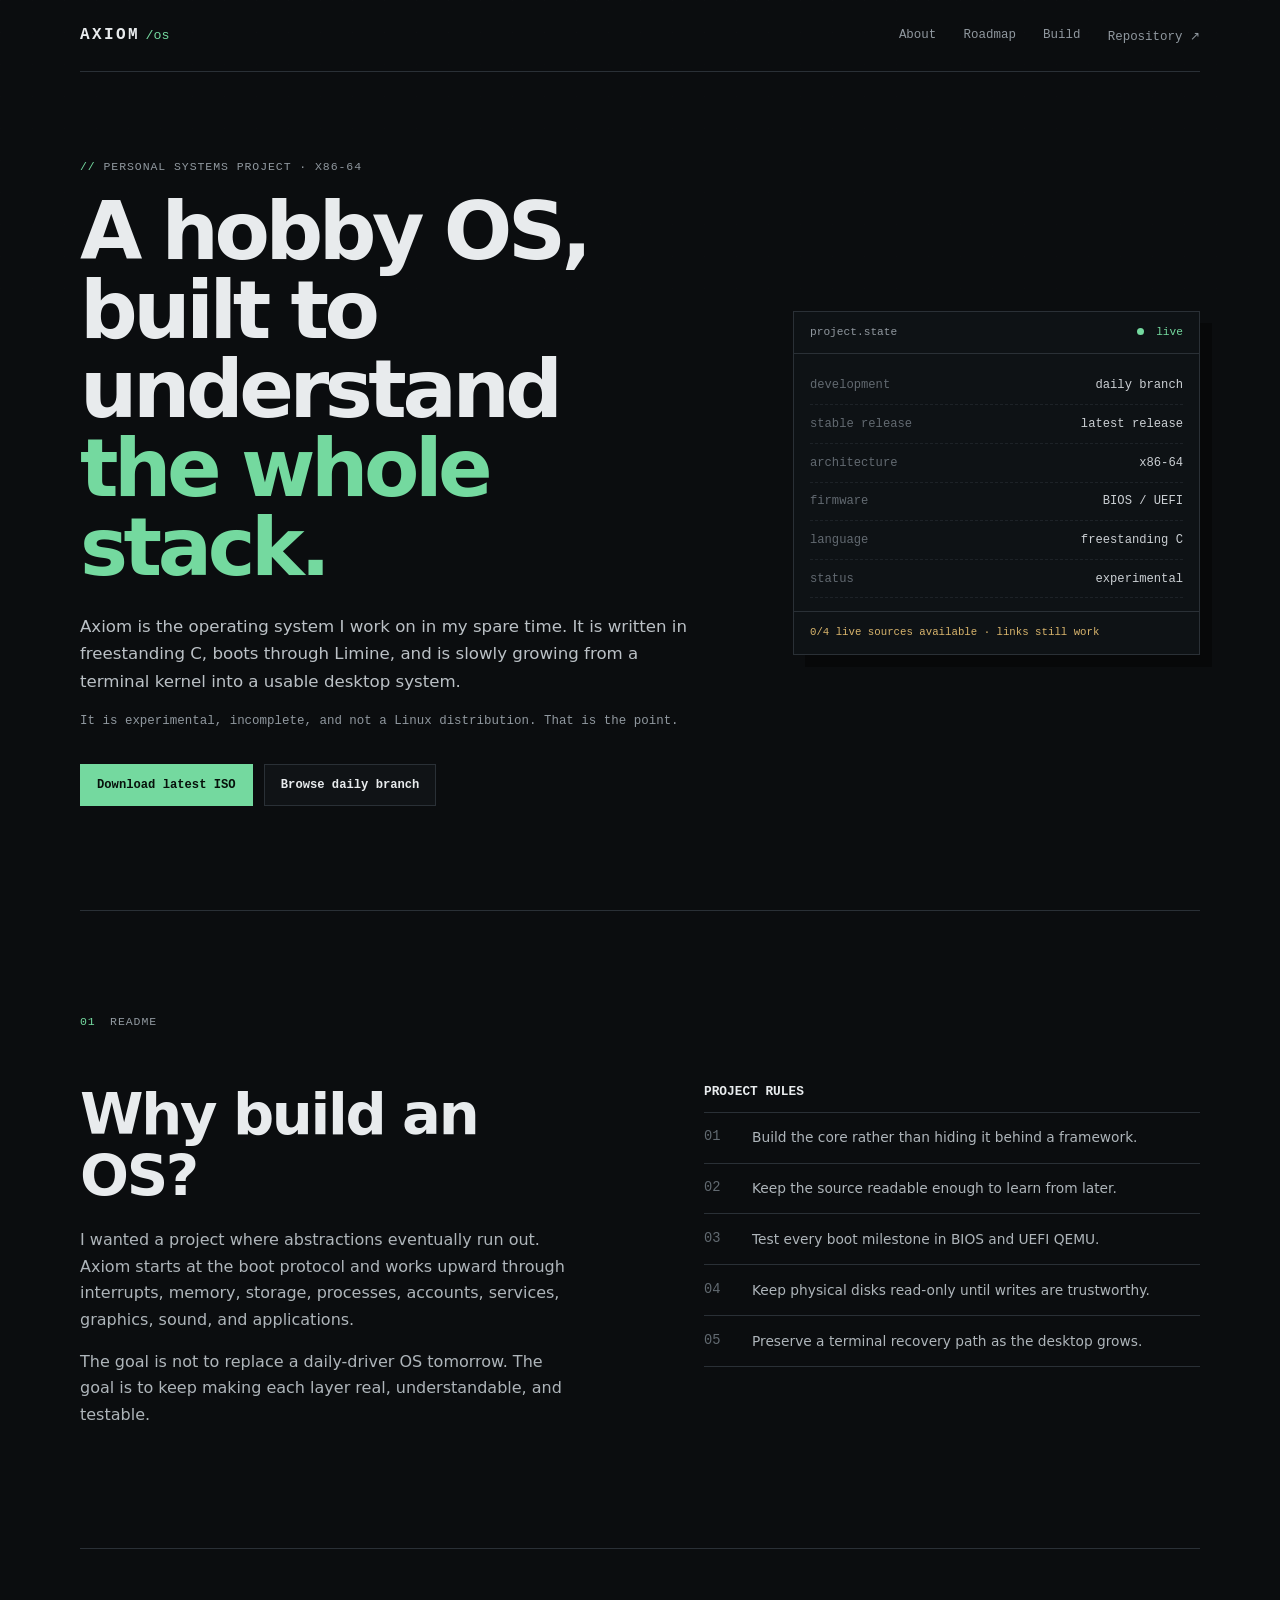
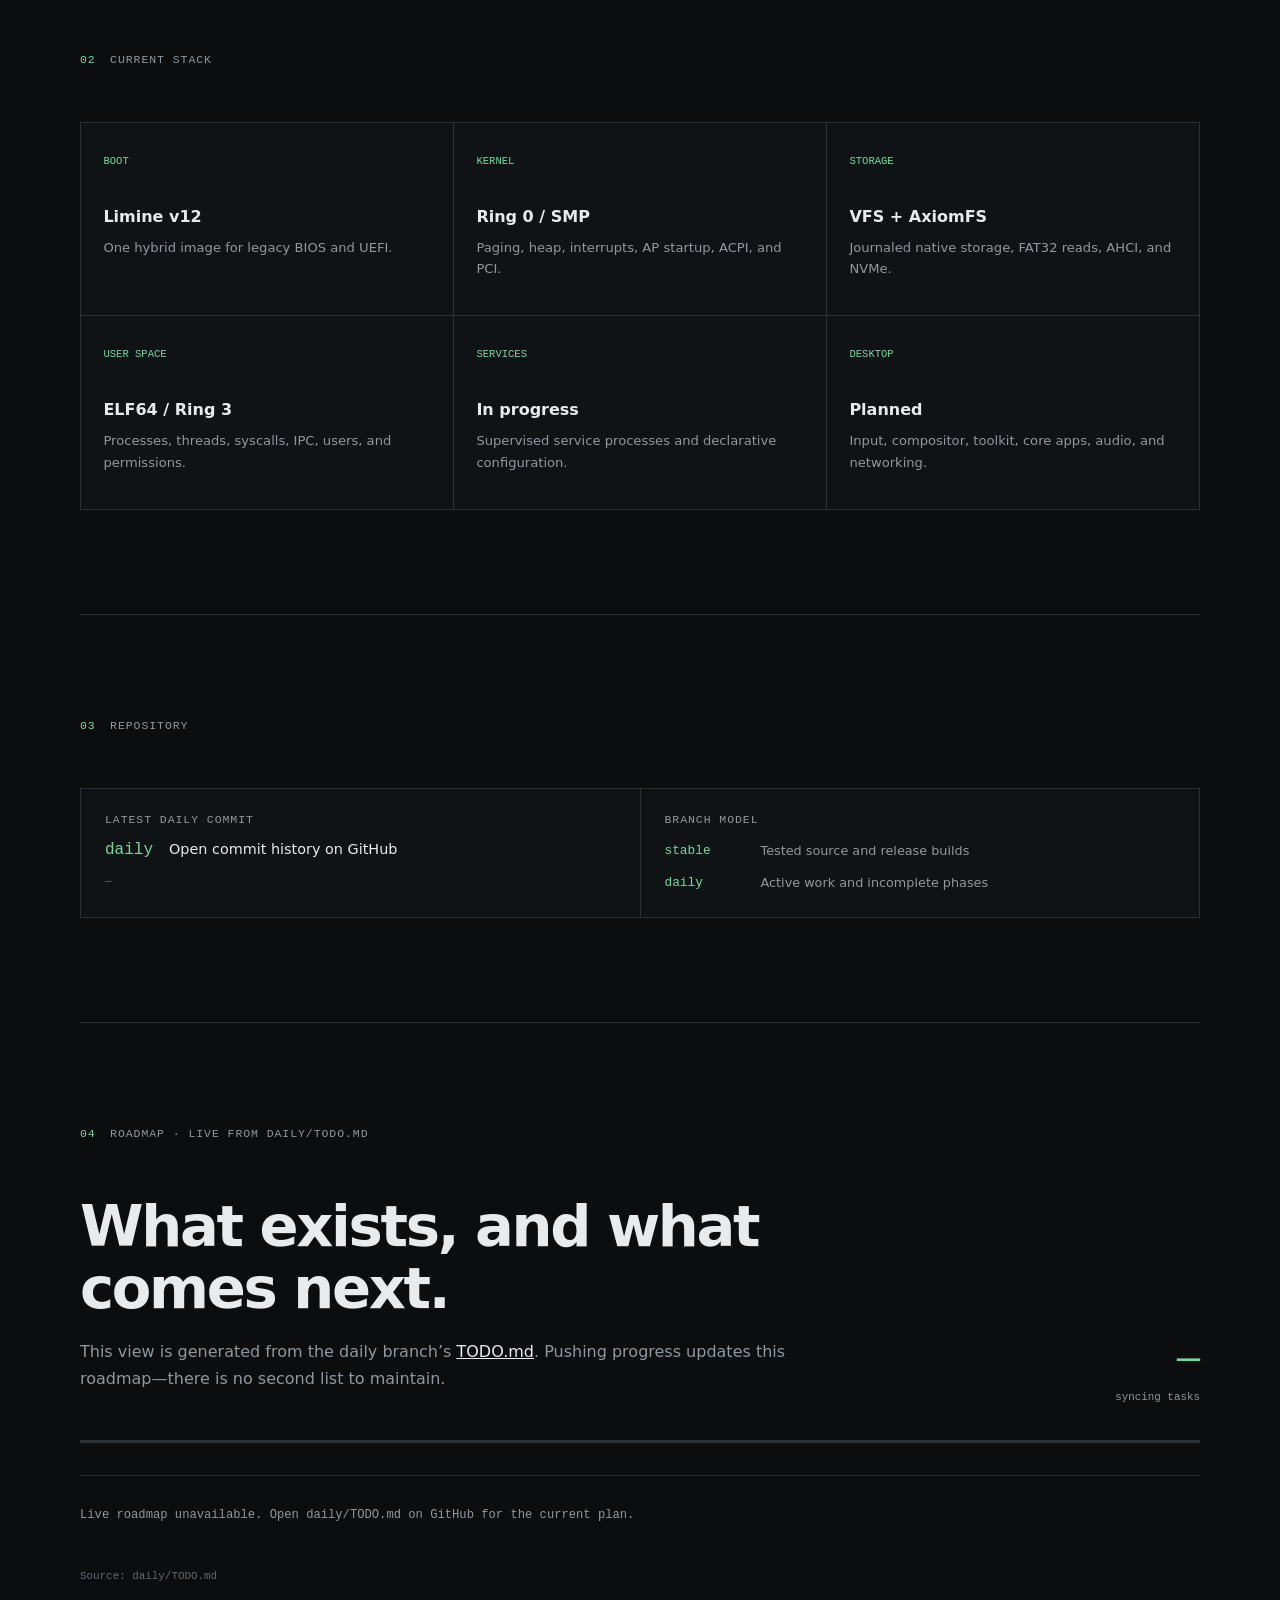
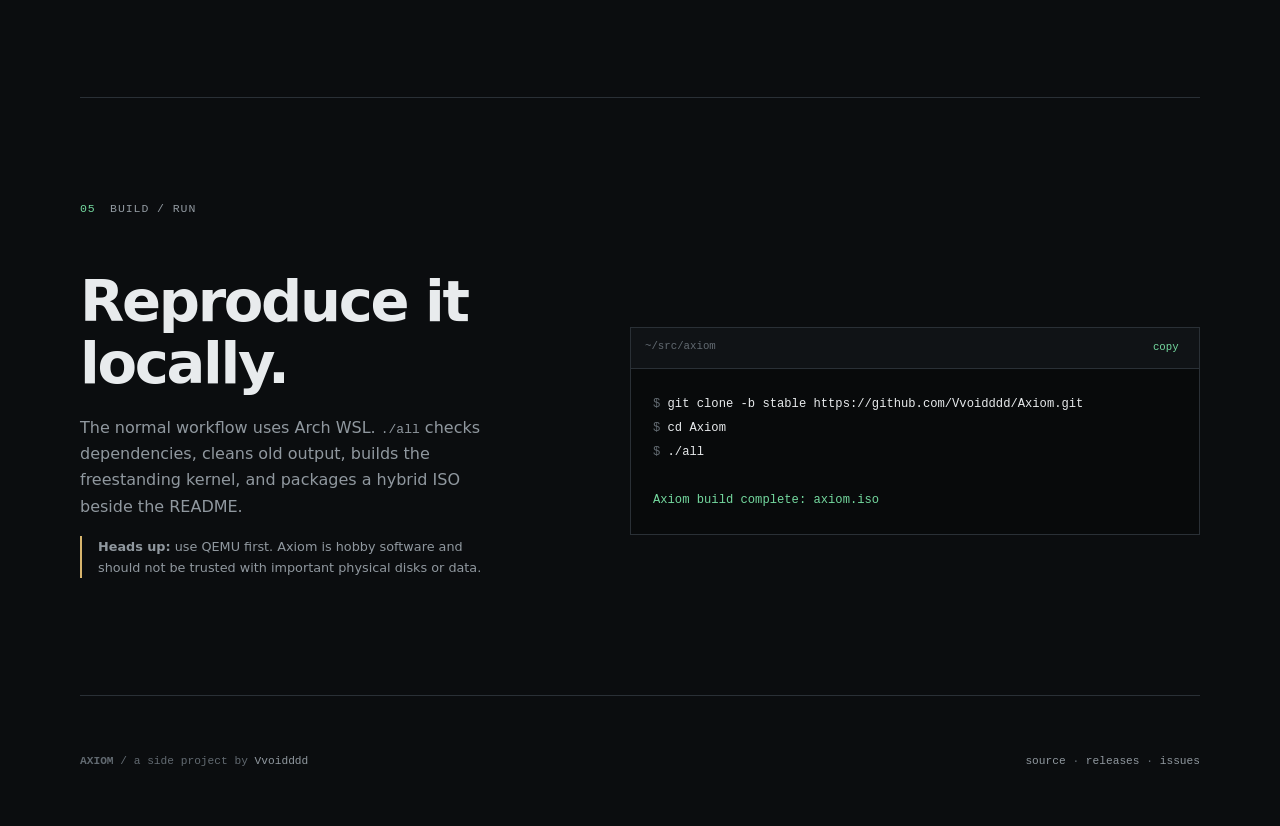
<file: website/index.html>
<!doctype html>
<html lang="en">
<head>
  <meta charset="utf-8">
  <meta name="viewport" content="width=device-width, initial-scale=1">
  <meta name="description" content="Axiom is a personal x86-64 operating-system project built from scratch in freestanding C.">
  <meta name="theme-color" content="#0b0d0f">
  <title>Axiom OS — development notes</title>
  <link rel="icon" href="assets/favicon.svg" type="image/svg+xml">
  <link rel="stylesheet" href="assets/style.css">
</head>
<body>
  <a class="skip-link" href="#content">Skip to content</a>

  <header class="site-header">
    <a class="wordmark" href="#top" aria-label="Axiom home"><span>AXIOM</span><small>/os</small></a>
    <nav aria-label="Primary navigation">
      <a href="#about">About</a>
      <a href="#roadmap">Roadmap</a>
      <a href="#build">Build</a>
      <a href="https://github.com/Vvoidddd/Axiom">Repository ↗</a>
    </nav>
  </header>

  <main id="content">
    <section class="intro" id="top">
      <div class="intro-copy">
        <p class="kicker">Personal systems project · x86-64</p>
        <h1>A hobby OS,<br>built to understand<br><em>the whole stack.</em></h1>
        <p class="summary">Axiom is the operating system I work on in my spare time. It is written in freestanding C, boots through Limine, and is slowly growing from a terminal kernel into a usable desktop system.</p>
        <p class="honest-note">It is experimental, incomplete, and not a Linux distribution. That is the point.</p>
        <div class="actions">
          <a class="button primary" id="iso-download" href="https://github.com/Vvoidddd/Axiom/releases/latest/download/axiom.iso">Download latest ISO</a>
          <a class="button" href="https://github.com/Vvoidddd/Axiom/tree/daily">Browse daily branch</a>
        </div>
      </div>

      <aside class="project-state" aria-label="Live project state">
        <div class="panel-title"><span>project.state</span><span class="live"><i></i> live</span></div>
        <dl>
          <div><dt>development</dt><dd id="kernel-version">checking…</dd></div>
          <div><dt>stable release</dt><dd id="release-version">checking…</dd></div>
          <div><dt>architecture</dt><dd>x86-64</dd></div>
          <div><dt>firmware</dt><dd>BIOS / UEFI</dd></div>
          <div><dt>language</dt><dd>freestanding C</dd></div>
          <div><dt>status</dt><dd>experimental</dd></div>
        </dl>
        <div class="sync-state" id="sync-state">Connecting to GitHub…</div>
      </aside>
    </section>

    <section class="section about" id="about">
      <div class="section-label"><span>01</span> README</div>
      <div class="about-grid">
        <div>
          <h2>Why build an OS?</h2>
          <p>I wanted a project where abstractions eventually run out. Axiom starts at the boot protocol and works upward through interrupts, memory, storage, processes, accounts, services, graphics, sound, and applications.</p>
          <p>The goal is not to replace a daily-driver OS tomorrow. The goal is to keep making each layer real, understandable, and testable.</p>
        </div>
        <div class="principles">
          <h3>Project rules</h3>
          <ul>
            <li><span>01</span> Build the core rather than hiding it behind a framework.</li>
            <li><span>02</span> Keep the source readable enough to learn from later.</li>
            <li><span>03</span> Test every boot milestone in BIOS and UEFI QEMU.</li>
            <li><span>04</span> Keep physical disks read-only until writes are trustworthy.</li>
            <li><span>05</span> Preserve a terminal recovery path as the desktop grows.</li>
          </ul>
        </div>
      </div>
    </section>

    <section class="section stack">
      <div class="section-label"><span>02</span> CURRENT STACK</div>
      <div class="stack-grid">
        <article><small>BOOT</small><h3>Limine v12</h3><p>One hybrid image for legacy BIOS and UEFI.</p></article>
        <article><small>KERNEL</small><h3>Ring 0 / SMP</h3><p>Paging, heap, interrupts, AP startup, ACPI, and PCI.</p></article>
        <article><small>STORAGE</small><h3>VFS + AxiomFS</h3><p>Journaled native storage, FAT32 reads, AHCI, and NVMe.</p></article>
        <article><small>USER SPACE</small><h3>ELF64 / Ring 3</h3><p>Processes, threads, syscalls, IPC, users, and permissions.</p></article>
        <article><small>SERVICES</small><h3>In progress</h3><p>Supervised service processes and declarative configuration.</p></article>
        <article><small>DESKTOP</small><h3>Planned</h3><p>Input, compositor, toolkit, core apps, audio, and networking.</p></article>
      </div>
    </section>

    <section class="section repository-section">
      <div class="section-label"><span>03</span> REPOSITORY</div>
      <div class="repo-grid">
        <div>
          <p class="label">Latest daily commit</p>
          <a id="commit-link" class="commit" href="https://github.com/Vvoidddd/Axiom/commits/daily">
            <code id="commit-sha">loading</code>
            <span id="commit-message">Reading stable branch…</span>
          </a>
          <p class="metadata" id="commit-date">—</p>
        </div>
        <div class="branches">
          <p class="label">Branch model</p>
          <a href="https://github.com/Vvoidddd/Axiom/tree/stable"><code>stable</code><span>Tested source and release builds</span></a>
          <a href="https://github.com/Vvoidddd/Axiom/tree/daily"><code>daily</code><span>Active work and incomplete phases</span></a>
        </div>
      </div>
    </section>

    <section class="section" id="roadmap">
      <div class="section-label"><span>04</span> ROADMAP · LIVE FROM DAILY/TODO.md</div>
      <div class="roadmap-header">
        <div>
          <h2>What exists, and what comes next.</h2>
          <p>This view is generated from the daily branch’s <a href="https://github.com/Vvoidddd/Axiom/blob/daily/TODO.md">TODO.md</a>. Pushing progress updates this roadmap—there is no second list to maintain.</p>
        </div>
        <div class="overall-progress" aria-live="polite">
          <strong id="roadmap-percent">—</strong>
          <span id="roadmap-count">syncing tasks</span>
        </div>
      </div>
      <div class="progress-track" aria-hidden="true"><span id="roadmap-progress"></span></div>
      <div class="roadmap-list" id="roadmap-list" aria-live="polite">
        <div class="roadmap-loading">Reading TODO.md from GitHub…</div>
      </div>
      <p class="roadmap-source" id="roadmap-source">Source: <code>daily/TODO.md</code></p>
    </section>

    <section class="section build" id="build">
      <div class="section-label"><span>05</span> BUILD / RUN</div>
      <div class="build-grid">
        <div>
          <h2>Reproduce it locally.</h2>
          <p>The normal workflow uses Arch WSL. <code>./all</code> checks dependencies, cleans old output, builds the freestanding kernel, and packages a hybrid ISO beside the README.</p>
          <p class="caution"><strong>Heads up:</strong> use QEMU first. Axiom is hobby software and should not be trusted with important physical disks or data.</p>
        </div>
        <div class="code-window">
          <div><span>~/src/axiom</span><button type="button" data-copy="git clone -b stable https://github.com/Vvoidddd/Axiom.git&#10;cd Axiom&#10;./all" aria-label="Copy build commands">copy</button></div>
          <pre><code><span>$</span> git clone -b stable https://github.com/Vvoidddd/Axiom.git
<span>$</span> cd Axiom
<span>$</span> ./all

<b>Axiom build complete: axiom.iso</b></code></pre>
        </div>
      </div>
    </section>
  </main>

  <footer>
    <p><strong>AXIOM</strong> / a side project by <a href="https://github.com/Vvoidddd">Vvoidddd</a></p>
    <p><a href="https://github.com/Vvoidddd/Axiom">source</a> · <a href="https://github.com/Vvoidddd/Axiom/releases">releases</a> · <a href="https://github.com/Vvoidddd/Axiom/issues">issues</a></p>
  </footer>

  <script src="assets/site.js"></script>
</body>
</html>
</file>
<file: website/assets/style.css>
:root {
  color-scheme: dark;
  --bg: #0b0d0f;
  --surface: #101316;
  --surface-2: #15191d;
  --line: #2a3036;
  --line-soft: #1d2227;
  --text: #e8ebed;
  --muted: #90989f;
  --faint: #626a71;
  --green: #74d99f;
  --amber: #d8b56d;
  --max: 1120px;
  --mono: "Cascadia Code", "SFMono-Regular", Consolas, "Liberation Mono", monospace;
  --sans: Inter, ui-sans-serif, system-ui, -apple-system, BlinkMacSystemFont, "Segoe UI", sans-serif;
}

* { box-sizing: border-box; }
html { scroll-behavior: smooth; }
body {
  min-width: 320px;
  margin: 0;
  overflow-x: hidden;
  background: var(--bg);
  color: var(--text);
  font-family: var(--sans);
  line-height: 1.65;
}
body::before {
  content: "";
  position: fixed;
  inset: 0;
  z-index: -1;
  pointer-events: none;
  opacity: .3;
  background-image: linear-gradient(rgba(255,255,255,.018) 1px, transparent 1px), linear-gradient(90deg, rgba(255,255,255,.018) 1px, transparent 1px);
  background-size: 32px 32px;
  mask-image: linear-gradient(to bottom, black, transparent 52rem);
}
a { color: inherit; }
.skip-link { position: fixed; top: -5rem; left: 1rem; z-index: 20; padding: .6rem .9rem; background: var(--green); color: #07110b; }
.skip-link:focus { top: 1rem; }
.site-header, main > section, footer { width: min(calc(100% - 2.5rem), var(--max)); margin-inline: auto; }
.site-header { min-height: 72px; display: flex; align-items: center; justify-content: space-between; border-bottom: 1px solid var(--line); }
.wordmark { display: flex; align-items: baseline; gap: .35rem; font-family: var(--mono); text-decoration: none; }
.wordmark span { font-weight: 800; letter-spacing: .15em; }
.wordmark small { color: var(--green); }
nav { display: flex; gap: 1.7rem; }
nav a { color: var(--muted); font: .78rem var(--mono); text-decoration: none; }
nav a:hover, nav a:focus-visible, footer a:hover { color: var(--green); }
.intro { min-height: 630px; display: grid; grid-template-columns: 1.2fr .8fr; gap: clamp(3rem, 8vw, 7rem); align-items: center; padding: 5.5rem 0 6.5rem; }
.intro > *, .about-grid > *, .build-grid > * { min-width: 0; }
.kicker, .section-label, .label { color: var(--muted); font: .72rem var(--mono); letter-spacing: .08em; text-transform: uppercase; }
.kicker::before { content: "// "; color: var(--green); }
h1, h2, h3, p { margin-top: 0; }
h1 { margin: 1.2rem 0 1.6rem; font-size: clamp(3rem, 6.3vw, 5.5rem); line-height: .98; letter-spacing: -.055em; font-weight: 650; }
h1 em { color: var(--green); font-style: normal; }
.summary { max-width: 42rem; color: #bbc1c6; font-size: 1.04rem; }
.honest-note { color: var(--muted); font: .78rem/1.6 var(--mono); }
.actions { display: flex; flex-wrap: wrap; gap: .7rem; margin-top: 2rem; }
.button { display: inline-flex; min-height: 42px; align-items: center; padding: .55rem 1rem; border: 1px solid var(--line); background: var(--surface); font: 700 .76rem var(--mono); text-decoration: none; }
.button:hover, .button:focus-visible { border-color: var(--green); }
.button.primary { background: var(--green); border-color: var(--green); color: #07110b; }
.project-state { border: 1px solid var(--line); background: rgba(16,19,22,.92); font-family: var(--mono); box-shadow: 12px 12px 0 #070809; }
.panel-title { display: flex; justify-content: space-between; padding: .7rem 1rem; border-bottom: 1px solid var(--line); color: var(--muted); font-size: .7rem; }
.live { color: var(--green); }
.live i { display: inline-block; width: .45rem; height: .45rem; margin-right: .35rem; border-radius: 50%; background: currentColor; }
.project-state dl { margin: 0; padding: .8rem 1rem; }
.project-state dl div { display: grid; grid-template-columns: 1fr 1.15fr; gap: 1rem; padding: .55rem 0; border-bottom: 1px dashed var(--line-soft); font-size: .76rem; }
.project-state dt { color: var(--faint); }
.project-state dd { margin: 0; color: #cbd0d4; text-align: right; }
.sync-state { padding: .75rem 1rem; border-top: 1px solid var(--line); color: var(--faint); font-size: .67rem; }
.sync-state.ok { color: var(--green); }
.sync-state.partial { color: var(--amber); }
.section { padding: 6.5rem 0; border-top: 1px solid var(--line); }
.section-label { display: flex; gap: .9rem; margin-bottom: 3.5rem; }
.section-label span { color: var(--green); }
h2 { margin-bottom: 1.2rem; font-size: clamp(2rem, 4.5vw, 3.7rem); line-height: 1.08; letter-spacing: -.04em; font-weight: 620; }
.about-grid { display: grid; grid-template-columns: 1fr 1fr; gap: clamp(3rem, 10vw, 8rem); }
.about-grid p { color: #aeb5ba; }
.principles h3 { font: 700 .8rem var(--mono); text-transform: uppercase; }
.principles ul { margin: 0; padding: 0; list-style: none; border-top: 1px solid var(--line); }
.principles li { display: grid; grid-template-columns: 2rem 1fr; gap: 1rem; padding: .85rem 0; border-bottom: 1px solid var(--line); color: #aeb5ba; font-size: .86rem; }
.principles li span { color: var(--faint); font-family: var(--mono); }
.stack-grid { display: grid; grid-template-columns: repeat(3, 1fr); border-top: 1px solid var(--line); border-left: 1px solid var(--line); }
.stack-grid article { min-height: 190px; padding: 1.4rem; border-right: 1px solid var(--line); border-bottom: 1px solid var(--line); background: var(--surface); }
.stack-grid small { color: var(--green); font: .66rem var(--mono); }
.stack-grid h3 { margin: 2rem 0 .4rem; font-size: 1rem; }
.stack-grid p { color: var(--muted); font-size: .82rem; }
.repo-grid { display: grid; grid-template-columns: 1fr 1fr; gap: 1px; background: var(--line); border: 1px solid var(--line); }
.repo-grid > div { padding: 1.5rem; background: var(--surface); }
.commit { display: grid; grid-template-columns: auto 1fr; gap: 1rem; align-items: baseline; text-decoration: none; }
.commit code, .branches code { color: var(--green); font-family: var(--mono); }
.commit span { overflow: hidden; text-overflow: ellipsis; white-space: nowrap; font-size: .9rem; }
.metadata { margin: .7rem 0 0; color: var(--faint); font: .69rem var(--mono); }
.branches { display: grid; gap: .65rem; }
.branches .label { margin-bottom: .25rem; }
.branches a { display: grid; grid-template-columns: 5rem 1fr; gap: 1rem; color: var(--muted); font-size: .8rem; text-decoration: none; }
.branches a:hover span { color: var(--text); }
.roadmap-header { display: grid; grid-template-columns: 1fr auto; gap: 3rem; align-items: end; }
.roadmap-header > div:first-child { max-width: 720px; }
.roadmap-header p { color: var(--muted); }
.roadmap-header p a { color: var(--text); }
.overall-progress { min-width: 130px; text-align: right; }
.overall-progress strong { display: block; font: 2.4rem var(--mono); color: var(--green); }
.overall-progress span { color: var(--muted); font: .68rem var(--mono); }
.progress-track { height: 3px; margin: 2rem 0; background: var(--line); }
.progress-track span { display: block; width: 0; height: 100%; background: var(--green); transition: width .4s ease; }
.roadmap-list { border-top: 1px solid var(--line); }
.roadmap-row { display: grid; grid-template-columns: 4rem 1fr 7rem; gap: 1.2rem; align-items: center; padding: 1.1rem .2rem; border-bottom: 1px solid var(--line); }
.roadmap-row > code { color: var(--faint); font: .72rem var(--mono); }
.roadmap-row h3 { margin: 0; font-size: .94rem; font-weight: 550; }
.roadmap-row p { margin: .2rem 0 0; color: var(--muted); font-size: .75rem; }
.phase-progress { text-align: right; }
.phase-progress strong { display: block; font: .8rem var(--mono); }
.phase-progress small { color: var(--faint); font: .64rem var(--mono); text-transform: uppercase; }
.roadmap-row.complete .phase-progress, .roadmap-row.complete > code { color: var(--green); }
.roadmap-row.active { background: linear-gradient(90deg, rgba(116,217,159,.055), transparent); }
.roadmap-row.active .phase-progress, .roadmap-row.active > code { color: var(--amber); }
.roadmap-loading { padding: 2rem 0; color: var(--muted); font: .76rem var(--mono); }
.roadmap-source { margin-top: 1rem; color: var(--faint); font: .68rem var(--mono); }
.build-grid { display: grid; grid-template-columns: .85fr 1.15fr; gap: clamp(3rem, 10vw, 8rem); align-items: center; }
.build-grid > div:first-child > p { color: var(--muted); }
.caution { padding-left: 1rem; border-left: 2px solid var(--amber); font-size: .8rem; }
.code-window { overflow: hidden; border: 1px solid var(--line); background: #080a0b; font-family: var(--mono); }
.code-window > div { display: flex; justify-content: space-between; padding: .65rem .9rem; border-bottom: 1px solid var(--line); background: var(--surface); color: var(--faint); font-size: .67rem; }
.code-window button { border: 0; background: transparent; color: var(--green); cursor: pointer; font: inherit; }
.code-window pre { margin: 0; overflow-x: auto; padding: 1.4rem; line-height: 1.85; }
.code-window code { font: .76rem var(--mono); }
.code-window code span { color: var(--faint); }
.code-window code b { color: var(--green); font-weight: 400; }
footer { min-height: 130px; display: flex; align-items: center; justify-content: space-between; border-top: 1px solid var(--line); color: var(--faint); font: .7rem var(--mono); }
footer p { margin: 0; }
footer a { color: var(--muted); text-decoration: none; }
.not-found { min-height: 80vh; display: grid; place-content: center; text-align: center; }
.not-found h1 { font-family: var(--mono); }
@media (max-width: 820px) {
  .intro { grid-template-columns: 1fr; }
  .about-grid, .build-grid { grid-template-columns: 1fr; }
  .stack-grid { grid-template-columns: repeat(2, 1fr); }
  .repo-grid { grid-template-columns: 1fr; }
}
@media (max-width: 560px) {
  .site-header, main > section, footer { width: min(calc(100% - 1.5rem), var(--max)); }
  nav a:not(:last-child) { display: none; }
  .intro { padding: 4rem 0 5rem; }
  h1 { font-size: clamp(2.75rem, 14vw, 4rem); }
  .stack-grid { grid-template-columns: 1fr; }
  .roadmap-header { grid-template-columns: 1fr; gap: 1rem; }
  .overall-progress { text-align: left; }
  .roadmap-row { grid-template-columns: 2.5rem 1fr; }
  .phase-progress { grid-column: 2; text-align: left; }
  .commit { grid-template-columns: 1fr; gap: .3rem; }
  .branches a { grid-template-columns: 4.5rem 1fr; }
  footer { padding: 2rem 0; flex-direction: column; align-items: flex-start; justify-content: center; gap: .7rem; }
}
@media (prefers-reduced-motion: reduce) {
  html { scroll-behavior: auto; }
  *, *::before, *::after { transition-duration: .01ms !important; }
}
</file>
